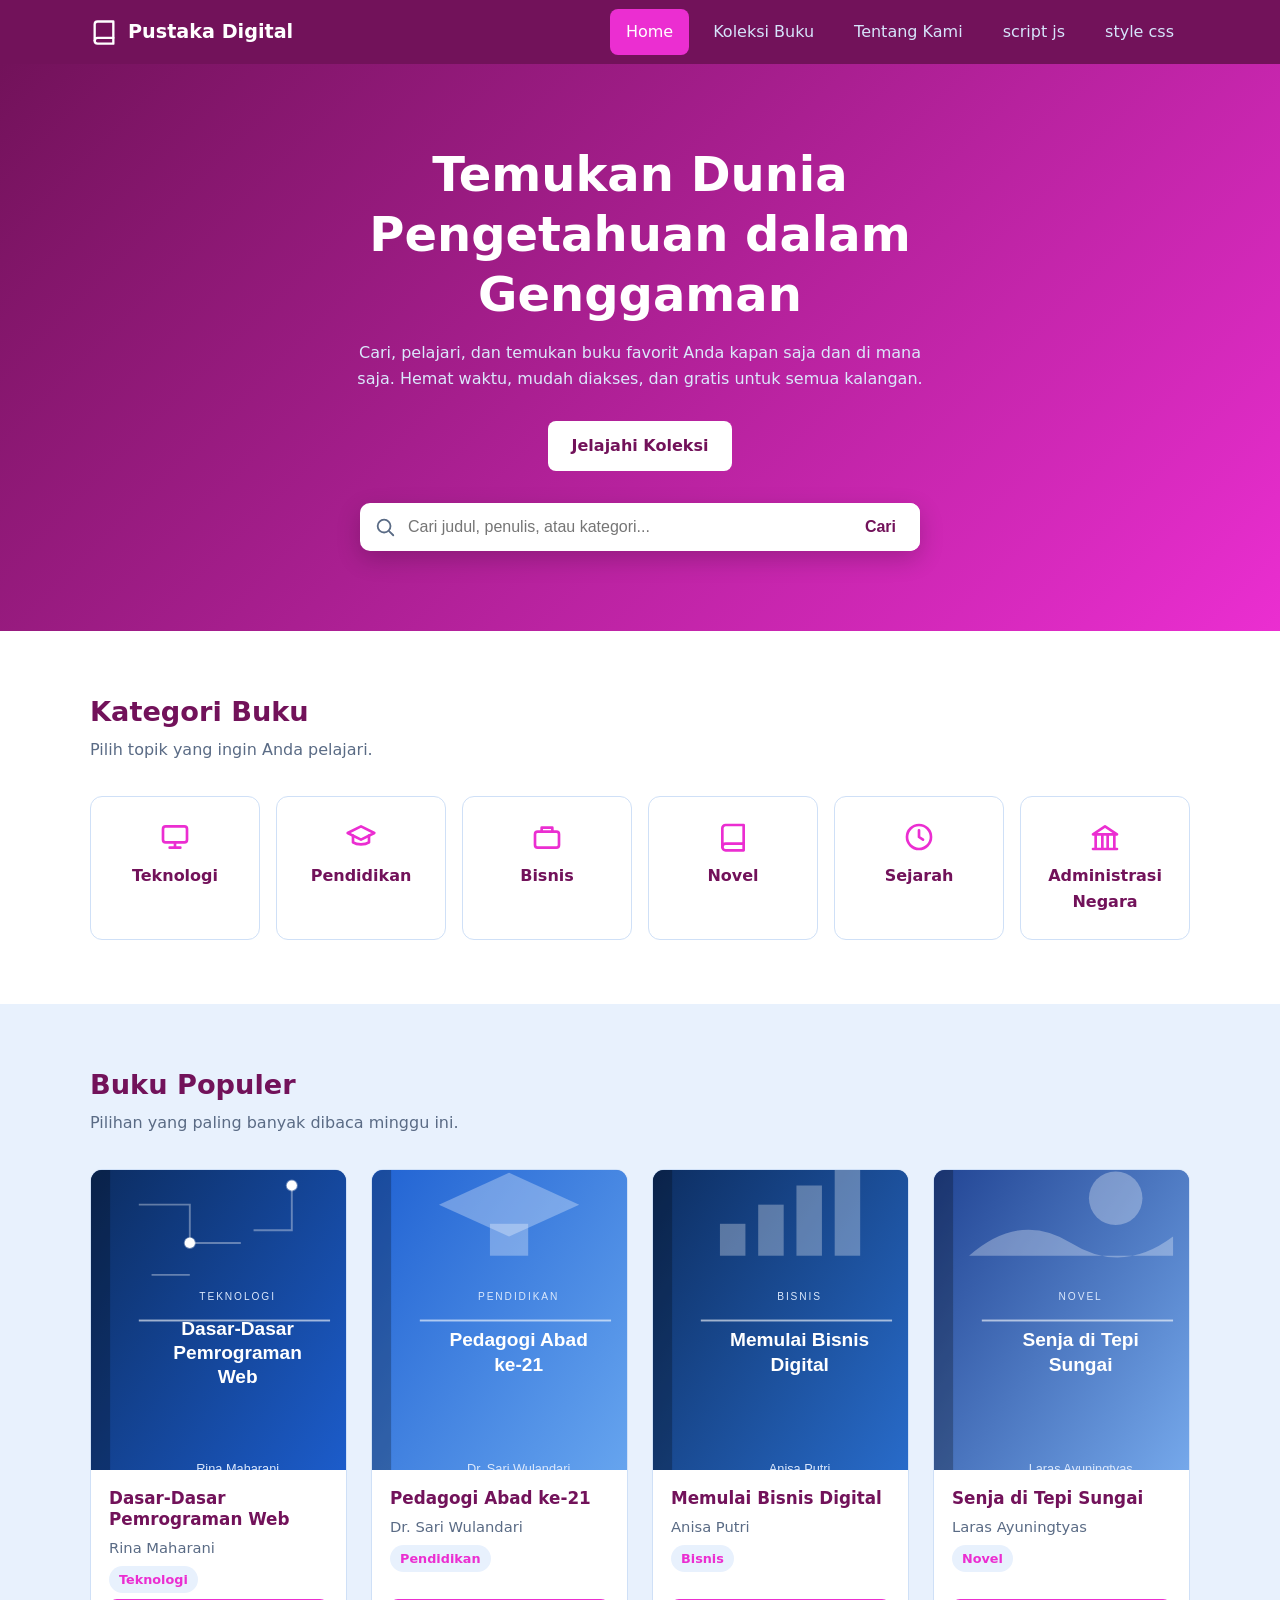
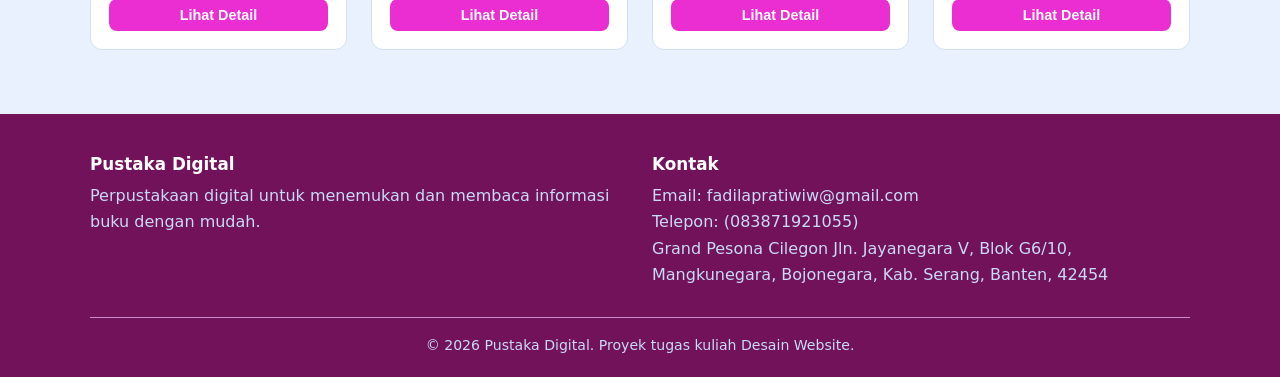
<file: index.html>
<!DOCTYPE html>
<html lang="id">
<head>
<meta charset="UTF-8">
<meta name="viewport" content="width=device-width, initial-scale=1">
<title>Home | Pustaka Digital</title>
<link rel="stylesheet" href="style.css">
</head>
<body>
<header class="navbar"><div class="container nav-inner">
  <a href="index.html" class="logo"><svg viewBox="0 0 24 24" fill="none" stroke="#fff" stroke-width="2" stroke-linecap="round" stroke-linejoin="round" aria-hidden="true"><path d="M4 19.5A2.5 2.5 0 0 1 6.5 17H20V3H6.5A2.5 2.5 0 0 0 4 5.5z"/><path d="M4 19.5A2.5 2.5 0 0 0 6.5 22H20v-5"/></svg>Pustaka Digital</a>
  <button class="burger" id="burger" aria-label="Buka menu">&#9776;</button>
  <ul class="menu" id="menu">
    <li><a href="index.html" class="aktif">Home</a></li>
    <li><a href="koleksi.html" >Koleksi Buku</a></li>
    <li><a href="tentang.html" >Tentang Kami</a></li>
    <li><a href="script.js" >script js</a></li>
    <li><a href="style.css" >style css</a></li>
  </ul>
</div></header>
<main>
<section class="hero"><div class="container">
  <h1>Temukan Dunia Pengetahuan dalam Genggaman</h1>
  <p>Cari, pelajari, dan temukan buku favorit Anda kapan saja dan di mana saja. Hemat waktu, mudah diakses, dan gratis untuk semua kalangan.</p>
  <a href="koleksi.html" class="btn">Jelajahi Koleksi</a>
  <form class="cari" id="formCariHome" role="search">
    <svg viewBox="0 0 24 24" fill="none" stroke-width="2" stroke-linecap="round" aria-hidden="true"><circle cx="11" cy="11" r="7"/><path d="M21 21l-4.3-4.3"/></svg>
    <input type="search" id="cariHome" placeholder="Cari judul, penulis, atau kategori..." aria-label="Cari buku">
    <button class="btn" type="submit">Cari</button>
  </form>
</div></section>

<section><div class="container">
  <h2>Kategori Buku</h2><p class="sub">Pilih topik yang ingin Anda pelajari.</p>
  <div class="kategori-grid">
    <a class="kat" href="koleksi.html?kategori=Teknologi"><svg viewBox="0 0 24 24" fill="none" stroke-width="2" stroke-linecap="round" stroke-linejoin="round" aria-hidden="true"><rect x="3" y="4" width="18" height="12" rx="2"/><path d="M8 20h8M12 16v4"/></svg>Teknologi</a>
    <a class="kat" href="koleksi.html?kategori=Pendidikan"><svg viewBox="0 0 24 24" fill="none" stroke-width="2" stroke-linecap="round" stroke-linejoin="round" aria-hidden="true"><path d="M2 9l10-5 10 5-10 5z"/><path d="M6 11v5c3 2 9 2 12 0v-5"/></svg>Pendidikan</a>
    <a class="kat" href="koleksi.html?kategori=Bisnis"><svg viewBox="0 0 24 24" fill="none" stroke-width="2" stroke-linecap="round" stroke-linejoin="round" aria-hidden="true"><rect x="3" y="8" width="18" height="12" rx="2"/><path d="M8 8V5h8v3"/></svg>Bisnis</a>
    <a class="kat" href="koleksi.html?kategori=Novel"><svg viewBox="0 0 24 24" fill="none" stroke-width="2" stroke-linecap="round" stroke-linejoin="round" aria-hidden="true"><path d="M4 19.5A2.5 2.5 0 0 1 6.5 17H20V3H6.5A2.5 2.5 0 0 0 4 5.5z"/><path d="M4 19.5A2.5 2.5 0 0 0 6.5 22H20v-5"/></svg>Novel</a>
    <a class="kat" href="koleksi.html?kategori=Sejarah"><svg viewBox="0 0 24 24" fill="none" stroke-width="2" stroke-linecap="round" stroke-linejoin="round" aria-hidden="true"><circle cx="12" cy="12" r="9"/><path d="M12 7v5l3 2"/></svg>Sejarah</a>
    <a class="kat" href="koleksi.html?kategori=Administrasi%20Negara"><svg viewBox="0 0 24 24" fill="none" stroke-width="2" stroke-linecap="round" stroke-linejoin="round" aria-hidden="true"><path d="M3 21h18M5 21V10M10 21V10M14 21V10M19 21V10M3 10l9-6 9 6z"/></svg>Administrasi Negara</a>
    
</div></section>

<section class="bg-muda"><div class="container">
  <h2>Buku Populer</h2><p class="sub">Pilihan yang paling banyak dibaca minggu ini.</p>
  <div class="buku-grid" id="populer"></div>
</div></section>
</main>
<footer><div class="container">
  <div class="footer-grid">
    <div><h3>Pustaka Digital</h3><p>Perpustakaan digital untuk menemukan dan membaca informasi buku dengan mudah.</p></div>
    <div><h3>Kontak</h3><p>Email: fadilapratiwiw@gmail.com<br>Telepon: (083871921055)<br>Grand Pesona Cilegon Jln. Jayanegara V, Blok G6/10, Mangkunegara, Bojonegara, Kab. Serang, Banten, 42454</p></div>
  </div>
  <p class="copy">&copy; 2026 Pustaka Digital. Proyek tugas kuliah Desain Website.</p>
</div></footer>
<script src="script.js"></script>
</body></html>
</file>
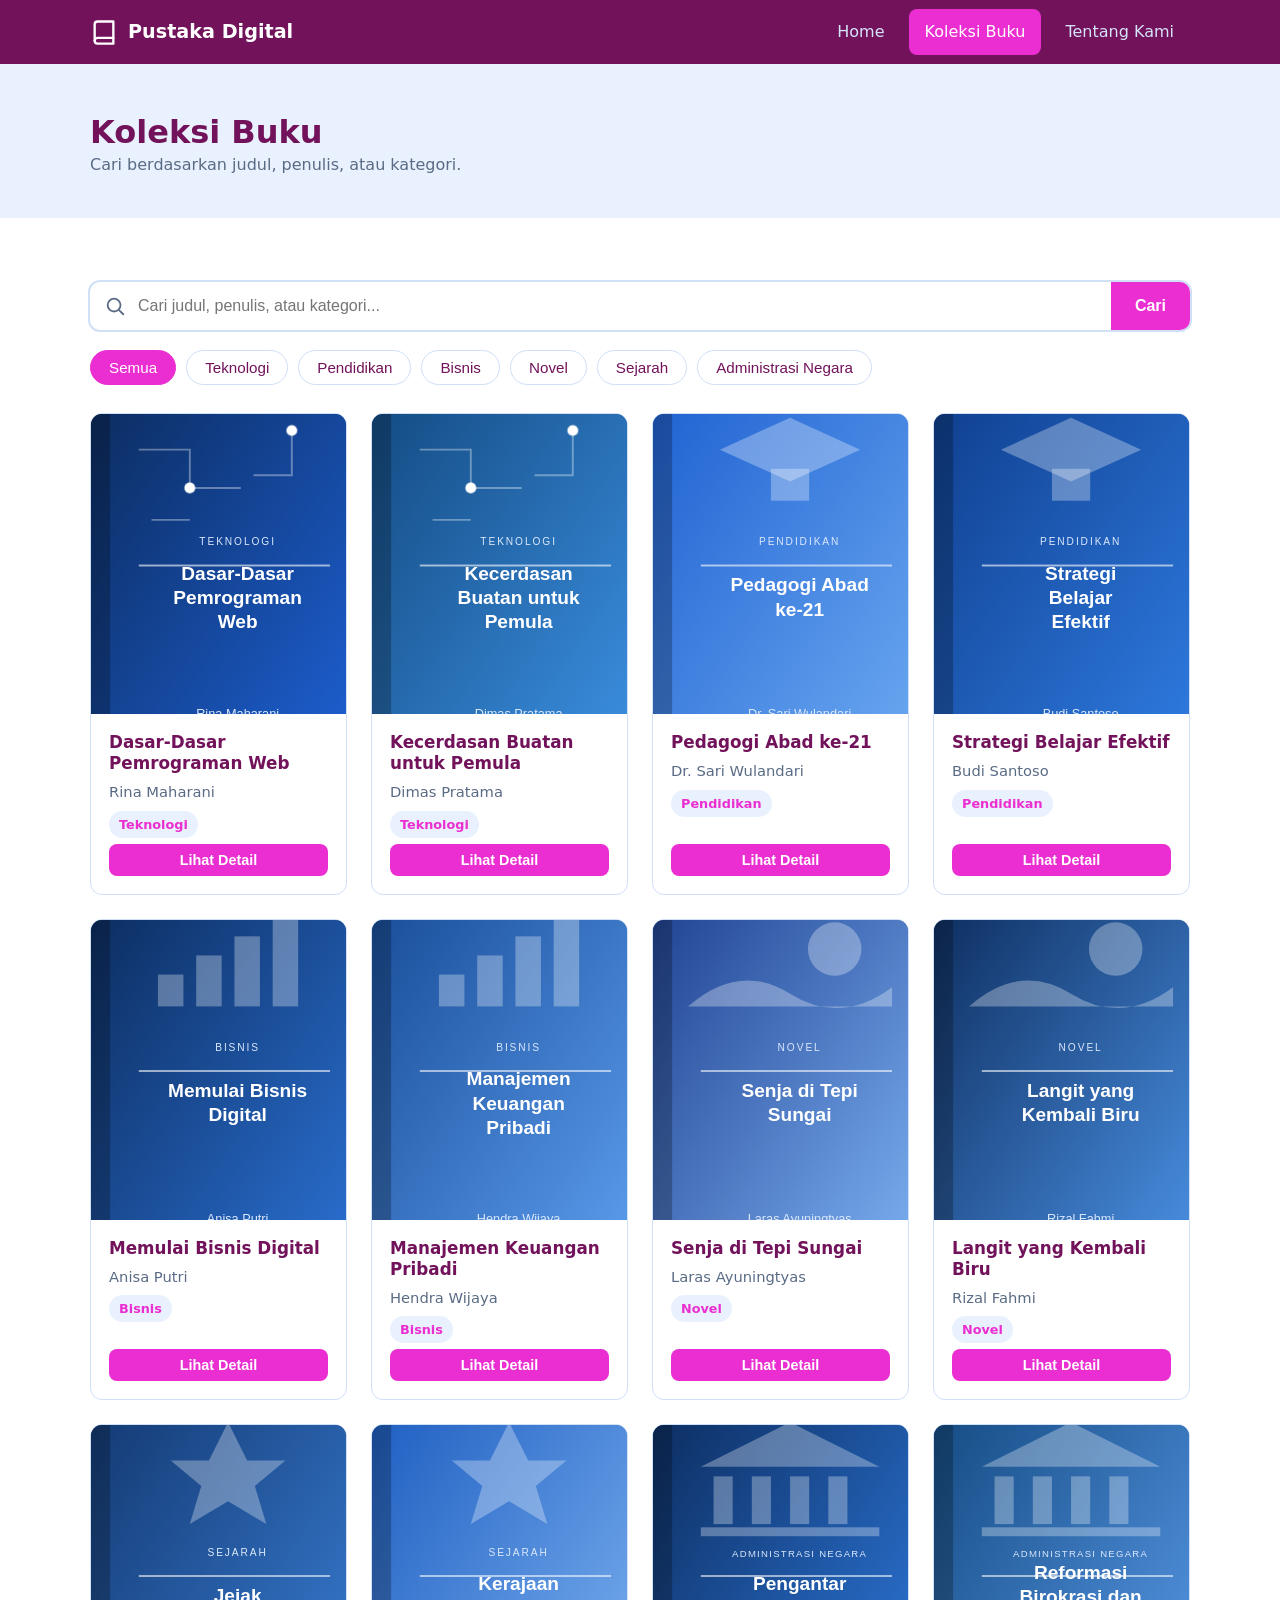
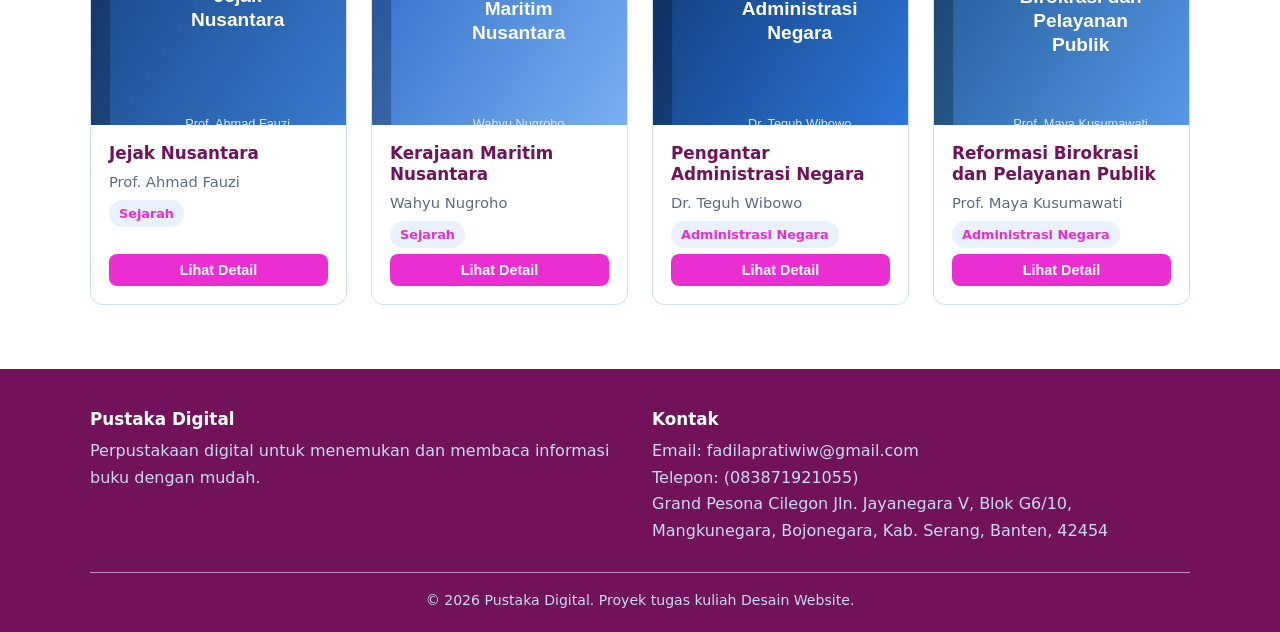
<file: koleksi.html>
<!DOCTYPE html>
<html lang="id">
<head>
<meta charset="UTF-8">
<meta name="viewport" content="width=device-width, initial-scale=1">
<title>Koleksi Buku | Pustaka Digital</title>
<link rel="stylesheet" href="style.css">
</head>
<body>
<header class="navbar"><div class="container nav-inner">
  <a href="index.html" class="logo"><svg viewBox="0 0 24 24" fill="none" stroke="#fff" stroke-width="2" stroke-linecap="round" stroke-linejoin="round" aria-hidden="true"><path d="M4 19.5A2.5 2.5 0 0 1 6.5 17H20V3H6.5A2.5 2.5 0 0 0 4 5.5z"/><path d="M4 19.5A2.5 2.5 0 0 0 6.5 22H20v-5"/></svg>Pustaka Digital</a>
  <button class="burger" id="burger" aria-label="Buka menu">&#9776;</button>
  <ul class="menu" id="menu">
    <li><a href="index.html" >Home</a></li>
    <li><a href="koleksi.html" class="aktif">Koleksi Buku</a></li>
    <li><a href="tentang.html" >Tentang Kami</a></li>
  </ul>
</div></header>
<main>
<div class="page-title"><div class="container">
  <h1>Koleksi Buku</h1><p class="sub" style="margin:0">Cari berdasarkan judul, penulis, atau kategori.</p>
</div></div>
<section><div class="container">
  <form class="cari cari-koleksi" id="formCari" role="search">
    <svg viewBox="0 0 24 24" fill="none" stroke-width="2" stroke-linecap="round" aria-hidden="true"><circle cx="11" cy="11" r="7"/><path d="M21 21l-4.3-4.3"/></svg>
    <input type="search" id="cari" placeholder="Cari judul, penulis, atau kategori..." aria-label="Cari buku">
    <button class="btn" type="submit">Cari</button>
  </form>
  <div class="filter" role="group" aria-label="Filter kategori">
    <button class="chip aktif" data-kat="Semua">Semua</button>
    <button class="chip" data-kat="Teknologi">Teknologi</button>
    <button class="chip" data-kat="Pendidikan">Pendidikan</button>
    <button class="chip" data-kat="Bisnis">Bisnis</button>
    <button class="chip" data-kat="Novel">Novel</button>
    <button class="chip" data-kat="Sejarah">Sejarah</button>
    <button class="chip" data-kat="Administrasi Negara">Administrasi Negara</button>

  </div>
  <div class="buku-grid" id="daftarBuku"></div>
  <p class="kosong" id="kosong">Buku tidak ditemukan. Coba kata kunci atau kategori lain.</p>
</div></section>
</main>

<div class="modal" id="modal" role="dialog" aria-modal="true" aria-labelledby="mJudul">
  <div class="modal-box">
    <button class="tutup" id="tutup" aria-label="Tutup">&times;</button>
    <div class="m-sampul" id="mSampul"></div>
    <div class="modal-teks">
      <h2 id="mJudul"></h2>
      <dl id="mInfo"></dl>
      <p id="mSinopsis"></p>
    </div>
  </div>
</div>
<footer><div class="container">
  <div class="footer-grid">
    <div><h3>Pustaka Digital</h3><p>Perpustakaan digital untuk menemukan dan membaca informasi buku dengan mudah.</p></div>
    <div><h3>Kontak</h3><p>Email: fadilapratiwiw@gmail.com<br>Telepon: (083871921055)<br>Grand Pesona Cilegon Jln. Jayanegara V, Blok G6/10, Mangkunegara, Bojonegara, Kab. Serang, Banten, 42454</p></div>
  </div>
  <p class="copy">&copy; 2026 Pustaka Digital. Proyek tugas kuliah Desain Website.</p>
</div></footer>
<script src="script.js"></script> 
</body></html>
</file>
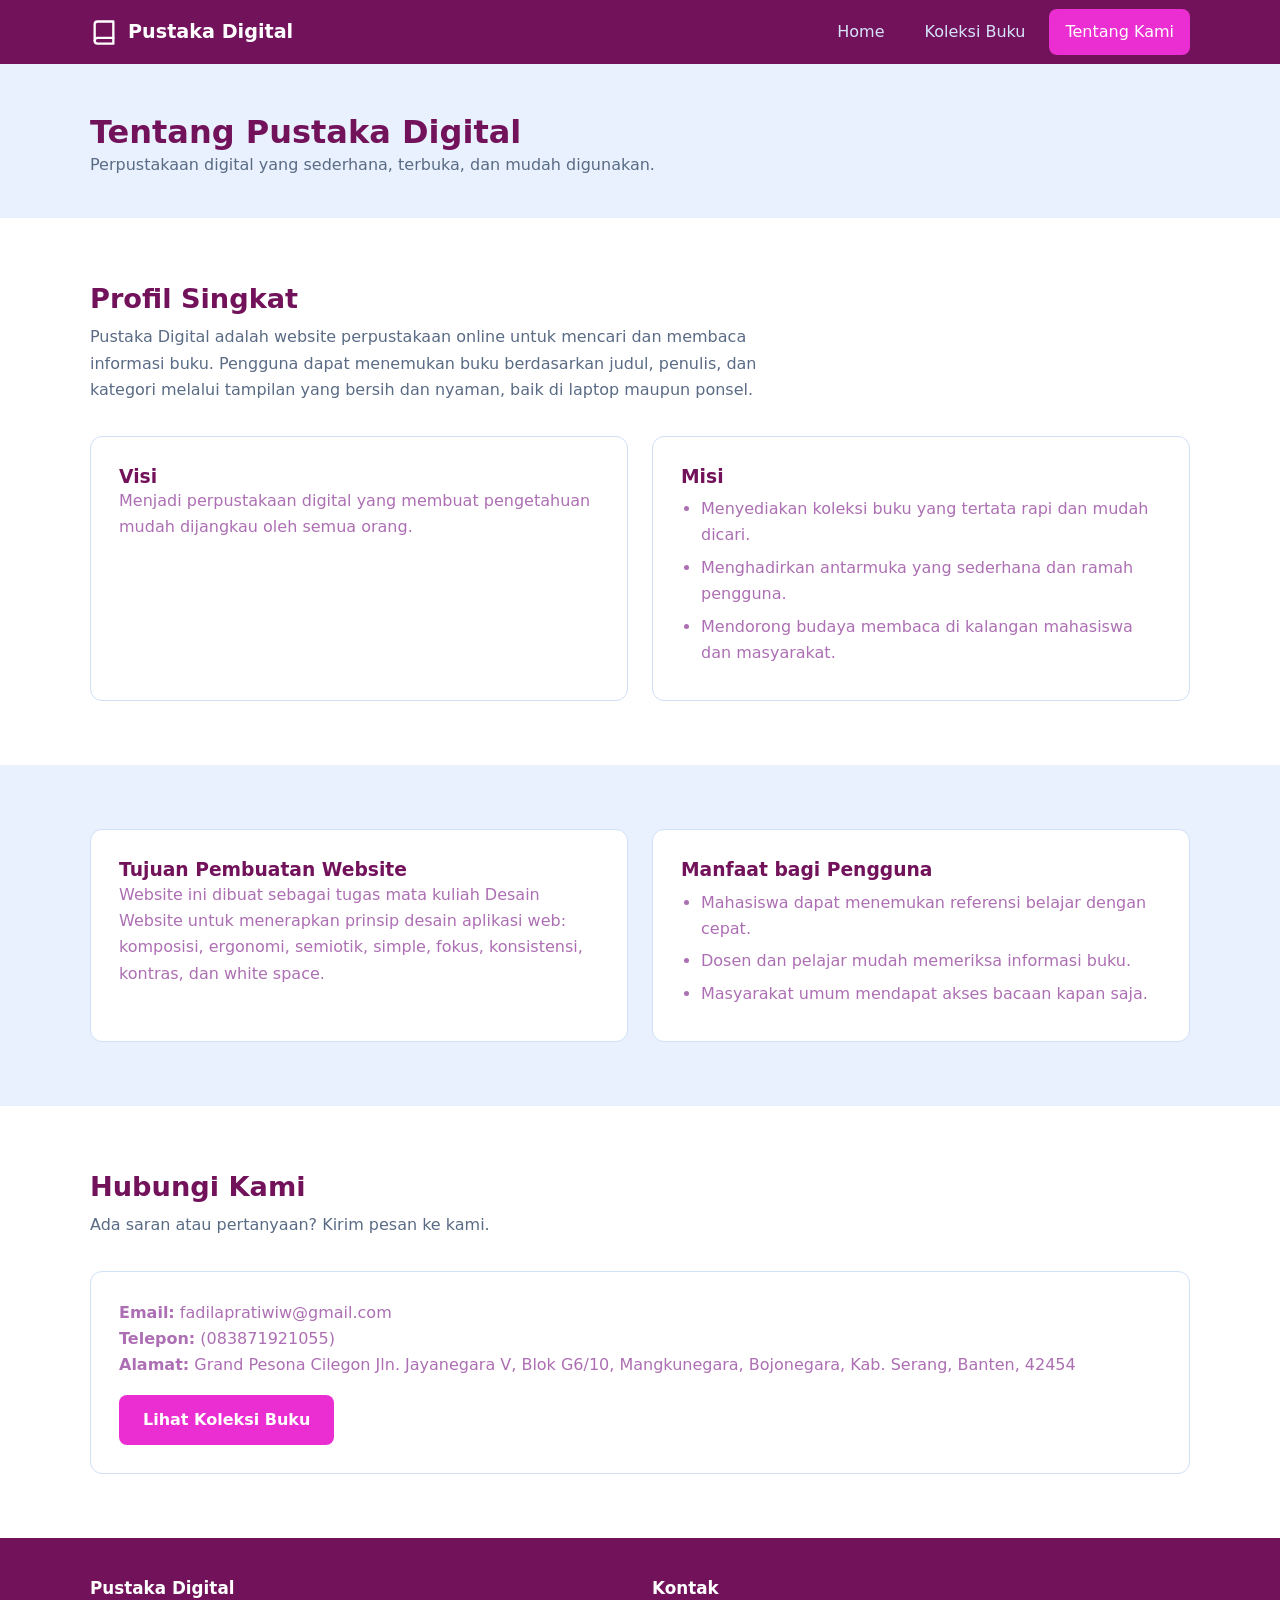
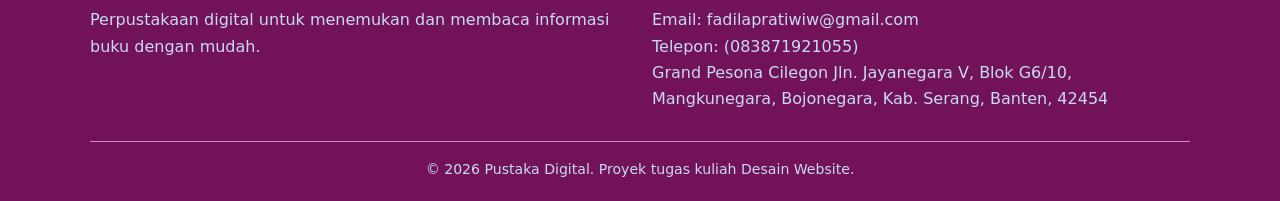
<file: tentang.html>
<!DOCTYPE html>
<html lang="id">
<head>
<meta charset="UTF-8">
<meta name="viewport" content="width=device-width, initial-scale=1">
<title>Tentang Kami | Pustaka Digital</title>
<link rel="stylesheet" href="style.css">
</head>
<body>
<header class="navbar"><div class="container nav-inner">
  <a href="index.html" class="logo"><svg viewBox="0 0 24 24" fill="none" stroke="#fff" stroke-width="2" stroke-linecap="round" stroke-linejoin="round" aria-hidden="true"><path d="M4 19.5A2.5 2.5 0 0 1 6.5 17H20V3H6.5A2.5 2.5 0 0 0 4 5.5z"/><path d="M4 19.5A2.5 2.5 0 0 0 6.5 22H20v-5"/></svg>Pustaka Digital</a>
  <button class="burger" id="burger" aria-label="Buka menu">&#9776;</button>
  <ul class="menu" id="menu">
    <li><a href="index.html" >Home</a></li>
    <li><a href="koleksi.html" >Koleksi Buku</a></li>
    <li><a href="tentang.html" class="aktif">Tentang Kami</a></li>
  </ul>
</div></header>
<main>
<div class="page-title"><div class="container">
  <h1>Tentang Pustaka Digital</h1>
  <p class="sub" style="margin:0">Perpustakaan digital yang sederhana, terbuka, dan mudah digunakan.</p>
</div></div>

<section><div class="container">
  <h2>Profil Singkat</h2>
  <p class="sub" style="max-width:720px">Pustaka Digital adalah website perpustakaan online untuk mencari dan membaca informasi buku. Pengguna dapat menemukan buku berdasarkan judul, penulis, dan kategori melalui tampilan yang bersih dan nyaman, baik di laptop maupun ponsel.</p>
  <div class="dua-kolom">
    <div class="kotak"><h3>Visi</h3><p>Menjadi perpustakaan digital yang membuat pengetahuan mudah dijangkau oleh semua orang.</p></div>
    <div class="kotak"><h3>Misi</h3><ul>
      <li>Menyediakan koleksi buku yang tertata rapi dan mudah dicari.</li>
      <li>Menghadirkan antarmuka yang sederhana dan ramah pengguna.</li>
      <li>Mendorong budaya membaca di kalangan mahasiswa dan masyarakat.</li></ul></div>
  </div>
</div></section>

<section class="bg-muda"><div class="container">
  <div class="dua-kolom">
    <div class="kotak"><h3>Tujuan Pembuatan Website</h3><p>Website ini dibuat sebagai tugas mata kuliah Desain Website untuk menerapkan prinsip desain aplikasi web: komposisi, ergonomi, semiotik, simple, fokus, konsistensi, kontras, dan white space.</p></div>
    <div class="kotak"><h3>Manfaat bagi Pengguna</h3><ul>
      <li>Mahasiswa dapat menemukan referensi belajar dengan cepat.</li>
      <li>Dosen dan pelajar mudah memeriksa informasi buku.</li>
      <li>Masyarakat umum mendapat akses bacaan kapan saja.</li></ul></div>
  </div>
</div></section>

<section><div class="container">
  <h2>Hubungi Kami</h2>
  <p class="sub">Ada saran atau pertanyaan? Kirim pesan ke kami.</p>
  <div class="kotak">
    <p><strong>Email:</strong> fadilapratiwiw@gmail.com</p>
    <p><strong>Telepon:</strong> (083871921055)</p>
    <p><strong>Alamat:</strong> Grand Pesona Cilegon Jln. Jayanegara V, Blok G6/10, Mangkunegara, Bojonegara, Kab. Serang, Banten, 42454</p>
    <p style="margin-top:16px"><a class="btn" href="koleksi.html">Lihat Koleksi Buku</a></p>
  </div>
</div></section>
</main>
<footer><div class="container">
  <div class="footer-grid">
    <div><h3>Pustaka Digital</h3><p>Perpustakaan digital untuk menemukan dan membaca informasi buku dengan mudah.</p></div>
    <div><h3>Kontak</h3><p>Email: fadilapratiwiw@gmail.com<br>Telepon: (083871921055)<br>Grand Pesona Cilegon Jln. Jayanegara V, Blok G6/10, Mangkunegara, Bojonegara, Kab. Serang, Banten, 42454</p></div>
  </div>
  <p class="copy">&copy; 2026 Pustaka Digital. Proyek tugas kuliah Desain Website.</p>
</div></footer>
<script src="script.js"></script>
</body></html>
</file>
<file: style.css>
/* ===== Pustaka Digital - style.css ===== */
:root{
  --biru-tua:#72125a; --biru:#eb2ed1; --biru-muda:#e8f1fd; --biru-garis:#cfe0f7;
  --teks:#ad6fb3; --abu:#5a6b85; --putih:#fff; --radius:12px;
}
*{box-sizing:border-box;margin:0;padding:0}
html{scroll-behavior:smooth}
body{font-family:"Segoe UI",system-ui,Arial,sans-serif;color:var(--teks);background:var(--putih);line-height:1.65}
a{color:inherit;text-decoration:none}
.container{width:min(1100px,92%);margin:0 auto}
section{padding:64px 0}
h1,h2,h3{color:var(--biru-tua);line-height:1.25}
h2{font-size:1.7rem;margin-bottom:8px}
.sub{color:var(--abu);margin-bottom:32px}
:focus-visible{outline:3px solid var(--biru);outline-offset: 2px } 

/* Navbar */
.navbar{background:var(--biru-tua);position:sticky;top:0;z-index:20}
.nav-inner{display:flex;align-items:center;justify-content:space-between;height:64px}
.logo{display:flex;align-items:center;gap:10px;color:#fff;font-weight:700;font-size:1.2rem}
.logo svg{width:28px;height:28px}
.menu{display:flex;gap:8px;list-style:none}
.menu a{color:#d6e4fb;padding:10px 16px;border-radius:8px;display:block;transition:.2s}
.menu a:hover,.menu a.aktif{background:var(--biru);color:#fff}
.burger{display:none;background:none;border:0;color:#fff;font-size:1.7rem;cursor:pointer}

/* Tombol */
.btn{display:inline-block;background:var(--biru);color:#fff;border:0;padding:12px 24px;border-radius:8px;font-size:1rem;font-weight:600;cursor:pointer;transition:.2s}
.btn:hover{background:var(--biru-tua);transform:translateY(-2px)}
.btn-kecil{padding:8px 16px;font-size:.9rem;width:100%;text-align:center}

/* Hero */
.hero{background:linear-gradient(135deg,var(--biru-tua),var(--biru));color:#fff;text-align:center;padding:80px 0}
.hero h1{color:#fff;font-size:clamp(1.9rem,5vw,3rem);max-width:760px;margin:0 auto 16px}
.hero p{max-width:600px;margin:0 auto 28px;color:#dbe8fc}
.hero .btn{background:#fff;color:var(--biru-tua)}
.hero .btn:hover{background:var(--biru-muda)}

/* Pencarian */
.cari{display:flex;max-width:560px;margin:32px auto 0;background:#fff;border-radius:10px;overflow:hidden;box-shadow:0 8px 24px rgba(0,0,0,.2)}
.cari svg{width:22px;height:22px;margin:0 0 0 14px;align-self:center;stroke:var(--abu);flex-shrink:0}
.cari input{flex:1;border:0;padding:15px 12px;font-size:1rem;min-width:0;background:transparent;color:var(--teks)}
.cari input:focus{outline:none}
.cari button{border-radius:0}
.cari-koleksi{box-shadow:0 0 0 2px var(--biru-garis);margin:0 0 20px;max-width:none}

/* Kategori */
.bg-muda{background:var(--biru-muda)}
.kategori-grid{display:grid;grid-template-columns:repeat(auto-fit,minmax(160px,1fr));gap:16px}
.kat{background:#fff;border:1px solid var(--biru-garis);border-radius:var(--radius);padding:24px 16px;text-align:center;font-weight:600;color:var(--biru-tua);transition:.2s}
.kat:hover{border-color:var(--biru);transform:translateY(-4px);box-shadow:0 8px 20px rgba(29,95,209,.15)}
.kat svg{width:32px;height:32px;stroke:var(--biru);display:block;margin:0 auto 10px}

/* Kartu buku */
.buku-grid{display:grid;grid-template-columns:repeat(auto-fill,minmax(230px,1fr));gap:24px}
.kartu{background:#fff;border:1px solid var(--biru-garis);border-radius:var(--radius);overflow:hidden;display:flex;flex-direction:column;transition:.2s}
.kartu:hover{transform:translateY(-4px);box-shadow:0 10px 24px rgba(11,42,91,.15)}
.sampul{height:300px;display:flex;flex-direction:column;align-items:center;justify-content:center;gap:12px;padding:20px;text-align:center;color:#fff;font-weight:700;font-size:1.05rem}
.sampul{position:relative;overflow:hidden}
.sampul img{position:absolute;inset:0;width:100%;height:100%;object-fit:cover}
.sampul svg{width:40px;height:40px;stroke:#fff;opacity:.85}
.kartu-isi{padding:18px;display:flex;flex-direction:column;gap:6px;flex:1}
.kartu-isi h3{font-size:1.05rem}
.penulis{color:var(--abu);font-size:.92rem}
.badge{align-self:flex-start;background:var(--biru-muda);color:var(--biru);font-size:.8rem;font-weight:600;padding:3px 10px;border-radius:20px}
.kartu-isi .btn{margin-top:auto}

/* Filter */
.filter{display:flex;flex-wrap:wrap;gap:10px;margin-bottom:28px}
.chip{background:#fff;border:1px solid var(--biru-garis);color:var(--biru-tua);padding:8px 18px;border-radius:20px;font-size:.95rem;cursor:pointer;transition:.2s}
.chip:hover{border-color:var(--biru)}
.chip.aktif{background:var(--biru);border-color:var(--biru);color:#fff}
.kosong{text-align:center;color:var(--abu);padding:40px 0;display:none}
.page-title{background:var(--biru-muda);padding:48px 0 40px}

/* Modal */
.modal{position:fixed;inset:0;background:rgba(11,42,91,.6);display:none;align-items:center;justify-content:center;padding:16px;z-index:50}
.modal.buka{display:flex}
.modal-box{background:#fff;border-radius:var(--radius);max-width:640px;width:100%;max-height:90vh;overflow:auto;display:grid;grid-template-columns:200px 1fr;position:relative}
.m-sampul{min-height:260px}
.m-sampul .sampul{height:100%;min-height:260px}
.modal-teks{padding:28px 24px}
.modal-teks p{margin:10px 0}
.modal-teks dl{display:grid;grid-template-columns:90px 1fr;gap:4px;color:var(--abu);font-size:.92rem;margin:12px 0}
.tutup{position:absolute;top:8px;right:12px;background:none;border:0;font-size:1.8rem;cursor:pointer;color:var(--abu)}

/* Tentang */
.dua-kolom{display:grid;grid-template-columns:repeat(auto-fit,minmax(280px,1fr));gap:24px}
.kotak{background:#fff;border:1px solid var(--biru-garis);border-radius:var(--radius);padding:28px}
.kotak ul{padding-left:20px;margin-top:8px}
.kotak li{margin-bottom:6px}

/* Footer */
footer{background:var(--biru-tua);color:#c9daf5;padding:40px 0 20px}
.footer-grid{display:grid;grid-template-columns:repeat(auto-fit,minmax(240px,1fr));gap:24px}
footer h3{color:#fff;font-size:1.05rem;margin-bottom:8px}
.copy{border-top:1px solid #cf89d1;margin-top:28px;padding-top:16px;text-align:center;font-size:.88rem}

/* Responsive */
@media(max-width:720px){
  .burger{display:block}
  .menu{display:none;position:absolute;top:64px;left:0;right:0;background:var(--biru-tua);flex-direction:column;padding:8px 4%}
  .menu.buka{display:flex}
  section{padding:48px 0}
  .modal-box{grid-template-columns:1fr}
  .m-sampul,.m-sampul .sampul{min-height:300px}
}
@media(prefers-reduced-motion:reduce){*{transition:none!important}}
</file>
